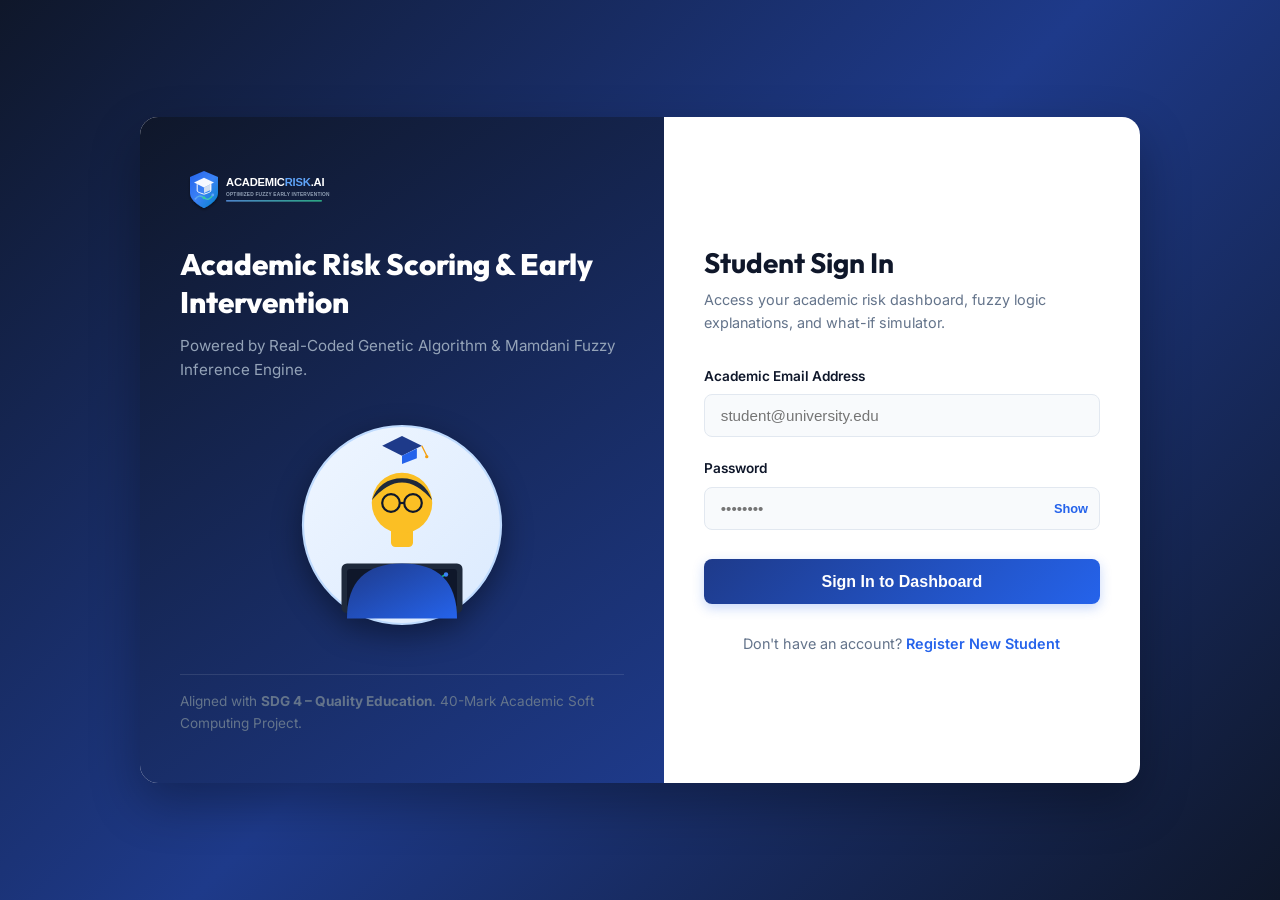
<file: Frontend/login.html>
<!DOCTYPE html>
<html lang="en">
<head>
  <meta charset="UTF-8">
  <meta name="viewport" content="width=device-width, initial-scale=1.0">
  <title>Login | Intelligent Student Academic Risk System</title>
  <meta name="description" content="Academic Risk Scoring & Early Intervention System using GA-Optimized Fuzzy Logic for SDG 4 Quality Education.">
  <link rel="stylesheet" href="css/style.css">
  <link rel="stylesheet" href="css/login.css">
</head>
<body class="auth-page">

  <div class="auth-card-container animate-fade-in">
    <!-- Left Banner -->
    <div class="auth-banner">
      <div class="auth-banner-header">
        <img src="assets/logo.svg" alt="Project Logo">
        <h1 class="auth-banner-title">Academic Risk Scoring &amp; Early Intervention</h1>
        <p class="auth-banner-desc">Powered by Real-Coded Genetic Algorithm &amp; Mamdani Fuzzy Inference Engine.</p>
      </div>

      <div class="auth-banner-img-container">
        <img src="assets/student.svg" alt="Student Analytics Illustration">
      </div>

      <div class="auth-banner-footer">
        <p>Aligned with <strong>SDG 4 – Quality Education</strong>. 40-Mark Academic Soft Computing Project.</p>
      </div>
    </div>

    <!-- Right Form -->
    <div class="auth-form-wrapper">
      <div class="auth-form-header">
        <h2>Student Sign In</h2>
        <p>Access your academic risk dashboard, fuzzy logic explanations, and what-if simulator.</p>
      </div>

      <form id="loginForm">
        <div class="form-group">
          <label for="loginEmail">Academic Email Address</label>
          <div class="input-wrapper">
            <input type="email" id="loginEmail" placeholder="student@university.edu" required autocomplete="email">
          </div>
        </div>

        <div class="form-group">
          <label for="loginPassword">Password</label>
          <div class="input-wrapper">
            <input type="password" id="loginPassword" placeholder="••••••••" required autocomplete="current-password">
            <button type="button" class="toggle-password">Show</button>
          </div>
        </div>

        <button type="submit" class="btn btn-primary auth-submit-btn">
          Sign In to Dashboard
        </button>
      </form>

      <div class="auth-form-footer">
        <p>Don't have an account? <a href="register.html">Register New Student</a></p>
      </div>
    </div>
  </div>

  <script src="js/auth.js"></script>
</body>
</html>
</file>
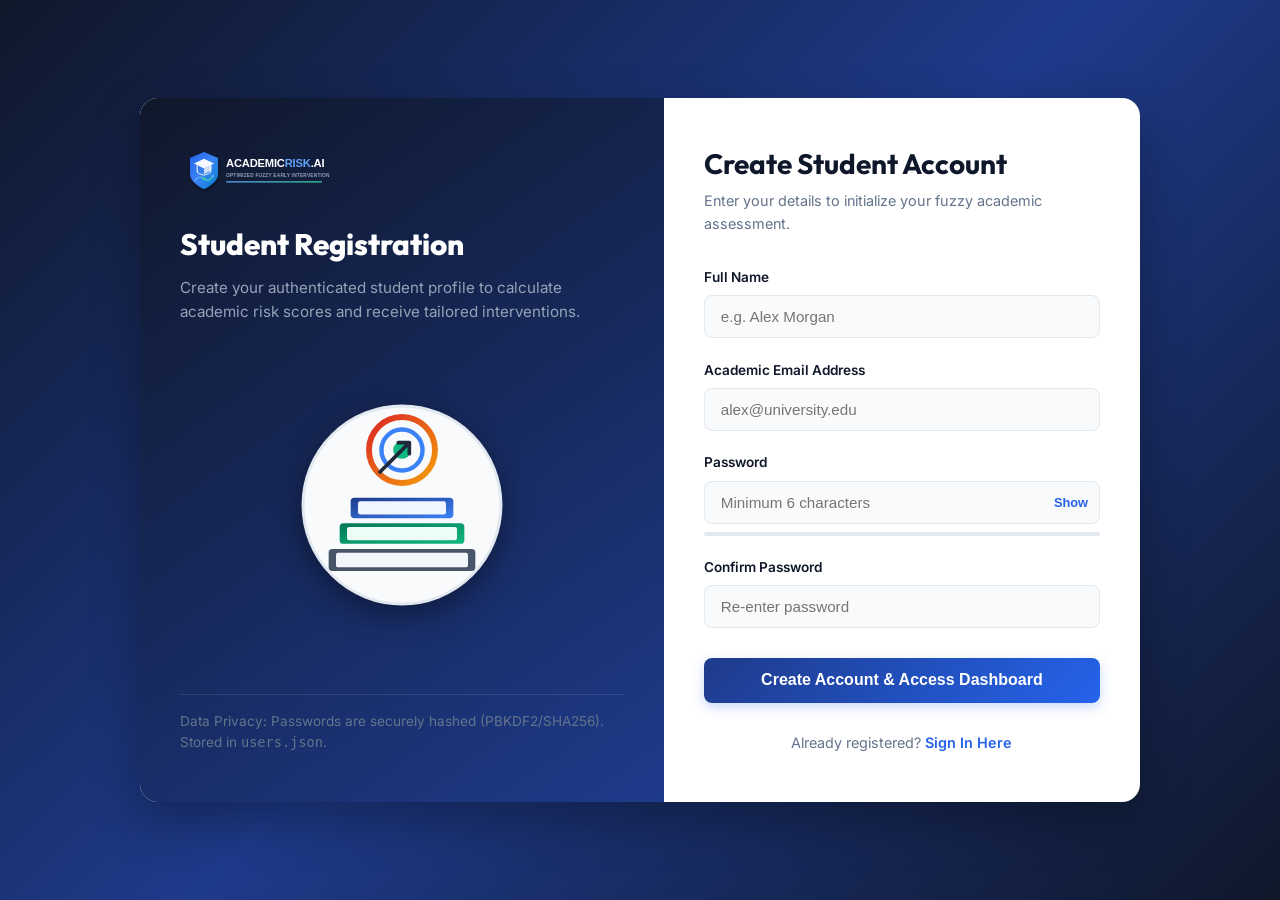
<file: Frontend/register.html>
<!DOCTYPE html>
<html lang="en">
<head>
  <meta charset="UTF-8">
  <meta name="viewport" content="width=device-width, initial-scale=1.0">
  <title>Register | Intelligent Student Academic Risk System</title>
  <meta name="description" content="Register new student profile for GA-Optimized Fuzzy Academic Risk Scoring System.">
  <link rel="stylesheet" href="css/style.css">
  <link rel="stylesheet" href="css/login.css">
</head>
<body class="auth-page">

  <div class="auth-card-container animate-fade-in">
    <!-- Left Banner -->
    <div class="auth-banner">
      <div class="auth-banner-header">
        <img src="assets/logo.svg" alt="Project Logo">
        <h1 class="auth-banner-title">Student Registration</h1>
        <p class="auth-banner-desc">Create your authenticated student profile to calculate academic risk scores and receive tailored interventions.</p>
      </div>

      <div class="auth-banner-img-container">
        <img src="assets/education.svg" alt="Education Analytics Illustration">
      </div>

      <div class="auth-banner-footer">
        <p>Data Privacy: Passwords are securely hashed (PBKDF2/SHA256). Stored in <code>users.json</code>.</p>
      </div>
    </div>

    <!-- Right Form -->
    <div class="auth-form-wrapper">
      <div class="auth-form-header">
        <h2>Create Student Account</h2>
        <p>Enter your details to initialize your fuzzy academic assessment.</p>
      </div>

      <form id="registerForm">
        <div class="form-group">
          <label for="regName">Full Name</label>
          <div class="input-wrapper">
            <input type="text" id="regName" placeholder="e.g. Alex Morgan" required autocomplete="name">
          </div>
        </div>

        <div class="form-group">
          <label for="regEmail">Academic Email Address</label>
          <div class="input-wrapper">
            <input type="email" id="regEmail" placeholder="alex@university.edu" required autocomplete="email">
          </div>
        </div>

        <div class="form-group">
          <label for="regPassword">Password</label>
          <div class="input-wrapper">
            <input type="password" id="regPassword" placeholder="Minimum 6 characters" required autocomplete="new-password">
            <button type="button" class="toggle-password">Show</button>
          </div>
          <div class="password-strength-bar">
            <div id="strengthFill" class="password-strength-fill"></div>
          </div>
        </div>

        <div class="form-group">
          <label for="regConfirmPassword">Confirm Password</label>
          <div class="input-wrapper">
            <input type="password" id="regConfirmPassword" placeholder="Re-enter password" required autocomplete="new-password">
          </div>
        </div>

        <button type="submit" class="btn btn-primary auth-submit-btn">
          Create Account &amp; Access Dashboard
        </button>
      </form>

      <div class="auth-form-footer">
        <p>Already registered? <a href="login.html">Sign In Here</a></p>
      </div>
    </div>
  </div>

  <script src="js/auth.js"></script>
</body>
</html>
</file>
<file: Frontend/css/style.css>
/* ==================================================
   GLOBAL CSS DESIGN SYSTEM & TOKENS
   Deep Navy / Academic Blue Identity
   ================================================== */

@import url('https://fonts.googleapis.com/css2?family=Inter:wght@300;400;500;600;700;800&family=Outfit:wght@500;600;700;800&display=swap');

:root {
  /* Color Palette */
  --primary-900: #0F172A;
  --primary-800: #1E3A8A;
  --primary-700: #1D4ED8;
  --primary-600: #2563EB;
  --primary-500: #3B82F6;
  --primary-100: #EFF6FF;
  --primary-50:  #F8FAFC;

  /* Risk Category Colors */
  --risk-very-low:  #10B981;
  --risk-low:       #3B82F6;
  --risk-moderate:  #F59E0B;
  --risk-high:      #EF4444;
  --risk-very-high: #991B1B;

  /* Neutral Surface Colors */
  --bg-main: #F1F5F9;
  --surface-card: #FFFFFF;
  --surface-hover: #F8FAFC;
  --border-color: #E2E8F0;
  --border-hover: #CBD5E1;

  /* Typography */
  --text-main: #0F172A;
  --text-muted: #64748B;
  --text-light: #94A3B8;

  /* Shadows & Elevation */
  --shadow-sm: 0 1px 3px rgba(15, 23, 42, 0.06), 0 1px 2px rgba(15, 23, 42, 0.04);
  --shadow-md: 0 4px 12px rgba(15, 23, 42, 0.08), 0 2px 4px rgba(15, 23, 42, 0.04);
  --shadow-lg: 0 10px 25px -5px rgba(15, 23, 42, 0.12), 0 8px 10px -6px rgba(15, 23, 42, 0.04);
  --shadow-glow: 0 0 20px rgba(37, 99, 235, 0.2);

  /* Radius & Transitions */
  --radius-sm: 8px;
  --radius-md: 12px;
  --radius-lg: 18px;
  --radius-full: 9999px;
  --transition-fast: all 0.2s cubic-bezier(0.4, 0, 0.2, 1);
  --transition-normal: all 0.3s cubic-bezier(0.4, 0, 0.2, 1);
}

/* Reset & Box Sizing */
*, *::before, *::after {
  box-sizing: border-box;
  margin: 0;
  padding: 0;
}

body {
  font-family: 'Inter', system-ui, -apple-system, sans-serif;
  background-color: var(--bg-main);
  color: var(--text-main);
  line-height: 1.6;
  -webkit-font-smoothing: antialiased;
  min-height: 100vh;
}

h1, h2, h3, h4, h5, h6 {
  font-family: 'Outfit', 'Inter', sans-serif;
  font-weight: 700;
  color: var(--primary-900);
  line-height: 1.25;
}

a {
  color: var(--primary-600);
  text-decoration: none;
  transition: var(--transition-fast);
}

a:hover {
  color: var(--primary-800);
}

/* Buttons */
.btn {
  display: inline-flex;
  align-items: center;
  justify-content: center;
  gap: 0.5rem;
  padding: 0.75rem 1.5rem;
  font-size: 0.95rem;
  font-weight: 600;
  border-radius: var(--radius-sm);
  border: none;
  cursor: pointer;
  transition: var(--transition-fast);
  text-decoration: none;
}

.btn-primary {
  background: linear-gradient(135deg, var(--primary-800), var(--primary-600));
  color: #FFFFFF;
  box-shadow: 0 4px 12px rgba(37, 99, 235, 0.25);
}

.btn-primary:hover {
  background: linear-gradient(135deg, #1E3A8A, #1D4ED8);
  transform: translateY(-1px);
  box-shadow: 0 6px 16px rgba(37, 99, 235, 0.35);
}

.btn-secondary {
  background-color: #FFFFFF;
  color: var(--primary-800);
  border: 1px solid var(--border-color);
}

.btn-secondary:hover {
  background-color: var(--primary-100);
  border-color: var(--primary-500);
}

.btn-danger {
  background-color: #EF4444;
  color: #FFFFFF;
}

.btn-danger:hover {
  background-color: #DC2626;
}

/* Badges */
.badge {
  display: inline-flex;
  align-items: center;
  gap: 0.35rem;
  padding: 0.3rem 0.75rem;
  font-size: 0.8rem;
  font-weight: 700;
  border-radius: var(--radius-full);
  text-transform: uppercase;
  letter-spacing: 0.05em;
}

.badge-very-low { background-color: #D1FAE5; color: #065F46; }
.badge-low { background-color: #DBEAFE; color: #1E40AF; }
.badge-moderate { background-color: #FEF3C7; color: #92400E; }
.badge-high { background-color: #FEE2E2; color: #991B1B; }
.badge-very-high { background-color: #FCA5A5; color: #7F1D1D; }

/* Global Animations */
@keyframes fadeIn {
  from { opacity: 0; transform: translateY(8px); }
  to { opacity: 1; transform: translateY(0); }
}

.animate-fade-in {
  animation: fadeIn 0.4s ease-out forwards;
}

/* Toast Alerts */
.toast-container {
  position: fixed;
  top: 1.5rem;
  right: 1.5rem;
  z-index: 9999;
  display: flex;
  flex-direction: column;
  gap: 0.75rem;
}

.toast {
  padding: 1rem 1.25rem;
  border-radius: var(--radius-sm);
  background: #FFFFFF;
  box-shadow: var(--shadow-lg);
  border-left: 4px solid var(--primary-600);
  font-size: 0.9rem;
  font-weight: 500;
  display: flex;
  align-items: center;
  gap: 0.75rem;
  animation: fadeIn 0.3s ease-out;
}

.toast.toast-error { border-left-color: #EF4444; }
.toast.toast-success { border-left-color: #10B981; }
</file>
<file: Frontend/css/login.css>
/* ==================================================
   LOGIN & REGISTER PAGE SPECIFIC STYLES
   ================================================== */

.auth-page {
  display: flex;
  min-height: 100vh;
  align-items: center;
  justify-content: center;
  background: linear-gradient(135deg, #0F172A 0%, #1E3A8A 50%, #0F172A 100%);
  padding: 2rem 1rem;
}

.auth-card-container {
  display: grid;
  grid-template-columns: 1.1fr 1fr;
  max-width: 1000px;
  width: 100%;
  background: #FFFFFF;
  border-radius: var(--radius-lg);
  box-shadow: 0 20px 50px rgba(0, 0, 0, 0.3);
  overflow: hidden;
}

@media (max-width: 850px) {
  .auth-card-container {
    grid-template-columns: 1fr;
    max-width: 480px;
  }
  .auth-banner {
    display: none;
  }
}

/* Left Banner Section */
.auth-banner {
  background: linear-gradient(145deg, #0F172A, #1E3A8A);
  color: #FFFFFF;
  padding: 3rem 2.5rem;
  display: flex;
  flex-direction: column;
  justify-content: space-between;
  position: relative;
  overflow: hidden;
}

.auth-banner-header {
  z-index: 2;
}

.auth-banner-header img {
  height: 48px;
  margin-bottom: 1.5rem;
}

.auth-banner-title {
  font-size: 1.85rem;
  font-weight: 800;
  color: #FFFFFF;
  line-height: 1.3;
  margin-bottom: 0.75rem;
}

.auth-banner-desc {
  font-size: 0.95rem;
  color: #94A3B8;
  line-height: 1.6;
}

.auth-banner-img-container {
  margin: 2rem 0;
  text-align: center;
  z-index: 2;
}

.auth-banner-img-container img {
  max-width: 80%;
  max-height: 220px;
  filter: drop-shadow(0 10px 15px rgba(0, 0, 0, 0.4));
}

.auth-banner-footer {
  z-index: 2;
  font-size: 0.85rem;
  color: #64748B;
  border-top: 1px solid rgba(255, 255, 255, 0.1);
  padding-top: 1rem;
}

/* Right Form Section */
.auth-form-wrapper {
  padding: 3rem 2.5rem;
  display: flex;
  flex-direction: column;
  justify-content: center;
}

.auth-form-header {
  margin-bottom: 2rem;
}

.auth-form-header h2 {
  font-size: 1.75rem;
  color: var(--primary-900);
  margin-bottom: 0.5rem;
}

.auth-form-header p {
  font-size: 0.9rem;
  color: var(--text-muted);
}

.form-group {
  margin-bottom: 1.35rem;
  position: relative;
}

.form-group label {
  display: block;
  font-size: 0.85rem;
  font-weight: 600;
  color: var(--primary-900);
  margin-bottom: 0.4rem;
}

.input-wrapper {
  position: relative;
  display: flex;
  align-items: center;
}

.input-wrapper input {
  width: 100%;
  padding: 0.75rem 1rem;
  font-size: 0.95rem;
  border: 1px solid var(--border-color);
  border-radius: var(--radius-sm);
  outline: none;
  transition: var(--transition-fast);
  background-color: #F8FAFC;
}

.input-wrapper input:focus {
  border-color: var(--primary-600);
  background-color: #FFFFFF;
  box-shadow: 0 0 0 3px rgba(37, 99, 235, 0.15);
}

.toggle-password {
  position: absolute;
  right: 0.75rem;
  background: none;
  border: none;
  cursor: pointer;
  font-size: 0.8rem;
  font-weight: 600;
  color: var(--primary-600);
}

/* Password Strength Indicator */
.password-strength-bar {
  height: 4px;
  background-color: #E2E8F0;
  border-radius: 2px;
  margin-top: 0.5rem;
  overflow: hidden;
}

.password-strength-fill {
  height: 100%;
  width: 0%;
  transition: var(--transition-fast);
}

.strength-weak { width: 33%; background-color: #EF4444; }
.strength-medium { width: 66%; background-color: #F59E0B; }
.strength-strong { width: 100%; background-color: #10B981; }

.auth-submit-btn {
  width: 100%;
  padding: 0.85rem;
  font-size: 1rem;
  margin-top: 0.5rem;
}

.auth-form-footer {
  margin-top: 1.75rem;
  text-align: center;
  font-size: 0.9rem;
  color: var(--text-muted);
}

.auth-form-footer a {
  font-weight: 600;
}
</file>
